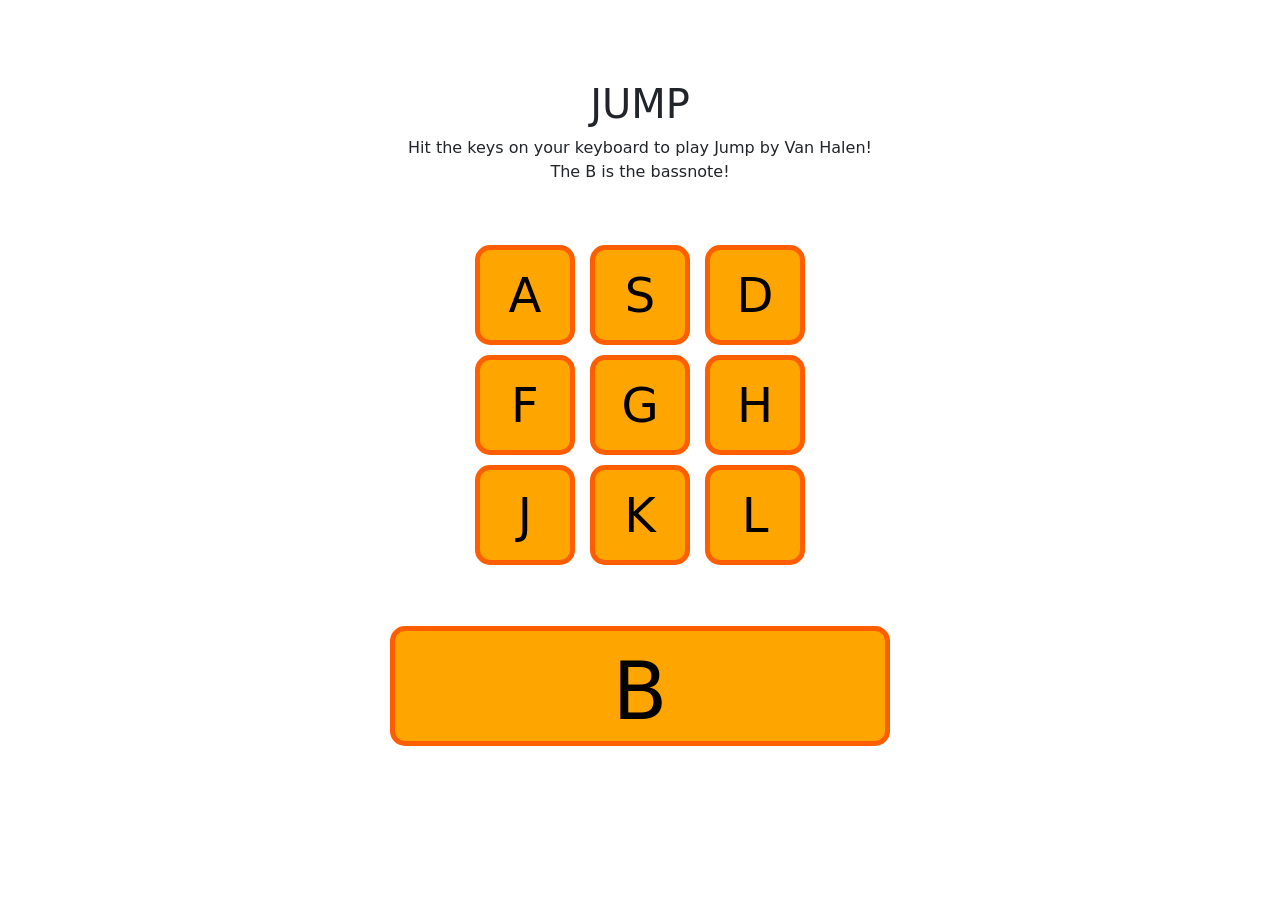
<file: index.html>
<!DOCTYPE html>
<html>
  <head>
    <title>Jumper</title>
    <link rel="stylesheet" href="style.css" />
    <link
      href="https://cdn.jsdelivr.net/npm/bootstrap@5.1.3/dist/css/bootstrap.min.css"
      rel="stylesheet"
      integrity="sha384-1BmE4kWBq78iYhFldvKuhfTAU6auU8tT94WrHftjDbrCEXSU1oBoqyl2QvZ6jIW3"
      crossorigin="anonymous"
    />
  </head>

  <body class="container">
    <h1 id="title">JUMP</h1>
    <p style="text-align: center">
      Hit the keys on your keyboard to play Jump by Van Halen! <br />
      The B is the bassnote!
    </p>
    <div class="set">
      <button class="a drum">A</button>
      <button class="s drum">S</button>
      <button class="d drum">D</button> <br />
      <button class="f drum">F</button>
      <button class="g drum">G</button>
      <button class="h drum">H</button> <br />
      <button class="j drum">J</button>
      <button class="k drum">K</button>
      <button class="l drum">L</button><br />
    </div>

    <div class="set">
      <button class="bass">B</button>
    </div>

    <script src="script.js"></script>

    <footer></footer>
  </body>
</html>
</file>
<file: style.css>
body {
  text-align: center;
}

h1 {
  padding-top: 5rem;
}

.set {
  margin: 5% auto;
  text-align: center;
}

#title {
  text-align: center;
}

.pressed {
  box-shadow: 0 3px 4px 0 #dbedf3;
  opacity: 0.5;
}

.drum {
  outline: none;
  border: 5px solid #ff5e00;
  font-size: 3rem;

  border-radius: 15px;
  display: inline-block;
  width: 100px;
  height: 100px;
  text-align: center;
  margin: 5px;
  background-color: orange;
}

.bass {
  outline: none;
  border: 5px solid #ff5e00;
  font-size: 5rem;

  border-radius: 15px;
  display: inline-block;
  width: 500px;
  height: 120px;
  text-align: center;

  background-color: orange;
}
</file>
<file: style 2.css>
body {
  text-align: center;
}

h1 {
  padding-top: 5rem;
}

.set {
  margin: 5% auto;
  text-align: center;
}

#title {
  text-align: center;
}

.pressed {
  box-shadow: 0 3px 4px 0 #dbedf3;
  opacity: 0.5;
}

.drum {
  outline: none;
  border: 5px solid #ff5e00;
  font-size: 3rem;

  border-radius: 15px;
  display: inline-block;
  width: 100px;
  height: 100px;
  text-align: center;
  margin: 5px;
  background-color: orange;
}

.bass {
  outline: none;
  border: 5px solid #ff5e00;
  font-size: 5rem;

  border-radius: 15px;
  display: inline-block;
  width: 500px;
  height: 120px;
  text-align: center;

  background-color: orange;
}
</file>
